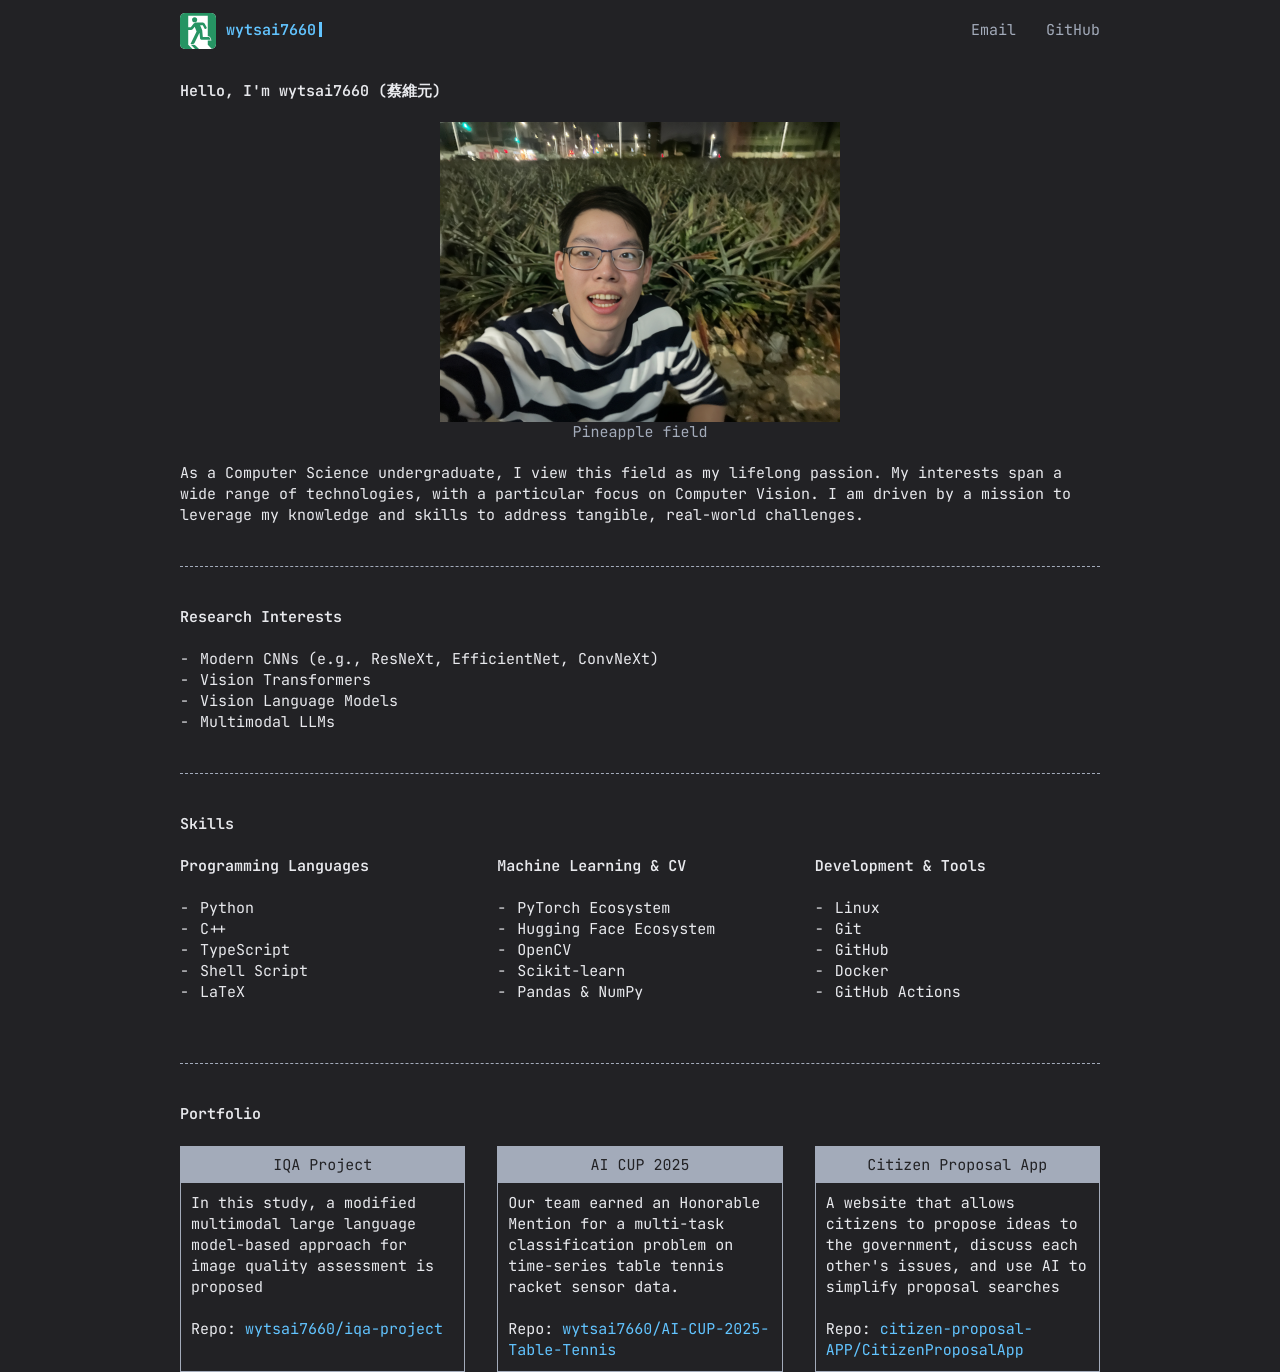
<file: index.html>
<!doctype html>
<html lang="en">
  <head>
    <meta charset="UTF-8" />
    <meta name="viewport" content="width=device-width, initial-scale=1.0" />
    <meta name="description" content="Personal website of wytsai7660 (蔡維元)" />
    <meta name="author" content="wytsai7660" />
    <title>wytsai7660</title>
    <link rel="icon" type="image/svg+xml" href="/assets/wytsai7660.svg" />
    <link rel="preload" href="/fonts/jetbrains-mono-v24-latin-regular.woff2" as="font" type="font/woff2" crossorigin />
    <link rel="preload" href="/fonts/jetbrains-mono-v24-latin-600.woff2" as="font" type="font/woff2" crossorigin />
    <link rel="stylesheet" href="/css/fonts.css" />
    <link rel="stylesheet" href="/css/terminal.css" />
    <link rel="stylesheet" href="/css/style.css" />
  </head>

  <body class="terminal">
    <div class="container">
      <div class="terminal-nav">
        <img src="/assets/wytsai7660.svg" alt="Avatar" class="avatar" style="margin-right: var(--global-space)" />
        <header class="terminal-logo">
          <div class="logo terminal-prompt"><a href="#">wytsai7660</a></div>
        </header>
        <nav class="terminal-menu">
          <ul>
            <li><a class="menu-item" href="mailto:wytsai7660@gmail.com">Email</a></li>
            <li>
              <a class="menu-item" href="https://github.com/wytsai7660" target="_blank" rel="noopener noreferrer"
                >GitHub</a
              >
            </li>
          </ul>
        </nav>
      </div>
    </div>

    <main class="container">
      <section>
        <h1>Hello, I'm wytsai7660 (蔡維元)</h1>

        <figure class="terminal-media">
          <!-- TODO: This photo is ass, replace it with a better one -->
          <img src="/assets/pineapple_field_small.png" width="800" height="600" alt="Life photo" class="hero" />
          <figcaption>Pineapple field</figcaption>
        </figure>

        <p>
          As a Computer Science undergraduate, I view this field as my lifelong passion. My interests span a wide range
          of technologies, with a particular focus on Computer Vision. I am driven by a mission to leverage my knowledge
          and skills to address tangible, real-world challenges.
        </p>
      </section>

      <hr />

      <section>
        <h2>Research Interests</h2>
        <ul>
          <li>Modern CNNs (e.g., ResNeXt, EfficientNet, ConvNeXt)</li>
          <li>Vision Transformers</li>
          <li>Vision Language Models</li>
          <li>Multimodal LLMs</li>
        </ul>
      </section>

      <hr />

      <section>
        <h2>Skills</h2>
        <div class="grid">
          <div>
            <h3>Programming Languages</h3>
            <ul>
              <li>Python</li>
              <li>C++</li>
              <li>TypeScript</li>
              <li>Shell Script</li>
              <li>LaTeX</li>
            </ul>
          </div>

          <div>
            <h3>Machine Learning & CV</h3>
            <ul>
              <li>PyTorch Ecosystem</li>
              <li>Hugging Face Ecosystem</li>
              <li>OpenCV</li>
              <li>Scikit-learn</li>
              <li>Pandas & NumPy</li>
            </ul>
          </div>

          <div>
            <h3>Development & Tools</h3>
            <ul>
              <li>Linux</li>
              <li>Git</li>
              <li>GitHub</li>
              <li>Docker</li>
              <li>GitHub Actions</li>
            </ul>
          </div>
        </div>
      </section>

      <hr />

      <section>
        <h2>Portfolio</h2>
        <div class="grid">
          <div class="terminal-card">
            <header>IQA Project</header>
            <div>
              In this study, a modified multimodal large language model-based approach for image quality assessment is
              proposed
              <!-- We proposed a modified multimodal large language model based approach for image quality assessment. -->
              <br /><br />
              Repo:
              <a href="https://github.com/wytsai7660/iqa-project" target="_blank" rel="noopener noreferrer"
                >wytsai7660/iqa-project</a
              >
            </div>
          </div>
          <div class="terminal-card">
            <header>AI CUP 2025</header>
            <div>
              Our team earned an Honorable Mention for a multi-task classification problem on time-series table tennis
              racket sensor data.
              <br /><br />
              Repo:
              <a href="https://github.com/wytsai7660/AI-CUP-2025-Table-Tennis" target="_blank" rel="noopener noreferrer"
                >wytsai7660/AI-CUP-2025-Table-Tennis</a
              >
            </div>
          </div>
          <div class="terminal-card">
            <header>Citizen Proposal App</header>
            <div>
              A website that allows citizens to propose ideas to the government, discuss each other's issues, and use AI
              to simplify proposal searches
              <br /><br />
              Repo:
              <a
                href="https://github.com/citizen-proposal-APP/CitizenProposalApp"
                target="_blank"
                rel="noopener noreferrer"
                >citizen-proposal-APP/CitizenProposalApp</a
              >
            </div>
          </div>
        </div>
      </section>
    </main>
  </body>
</html>
</file>
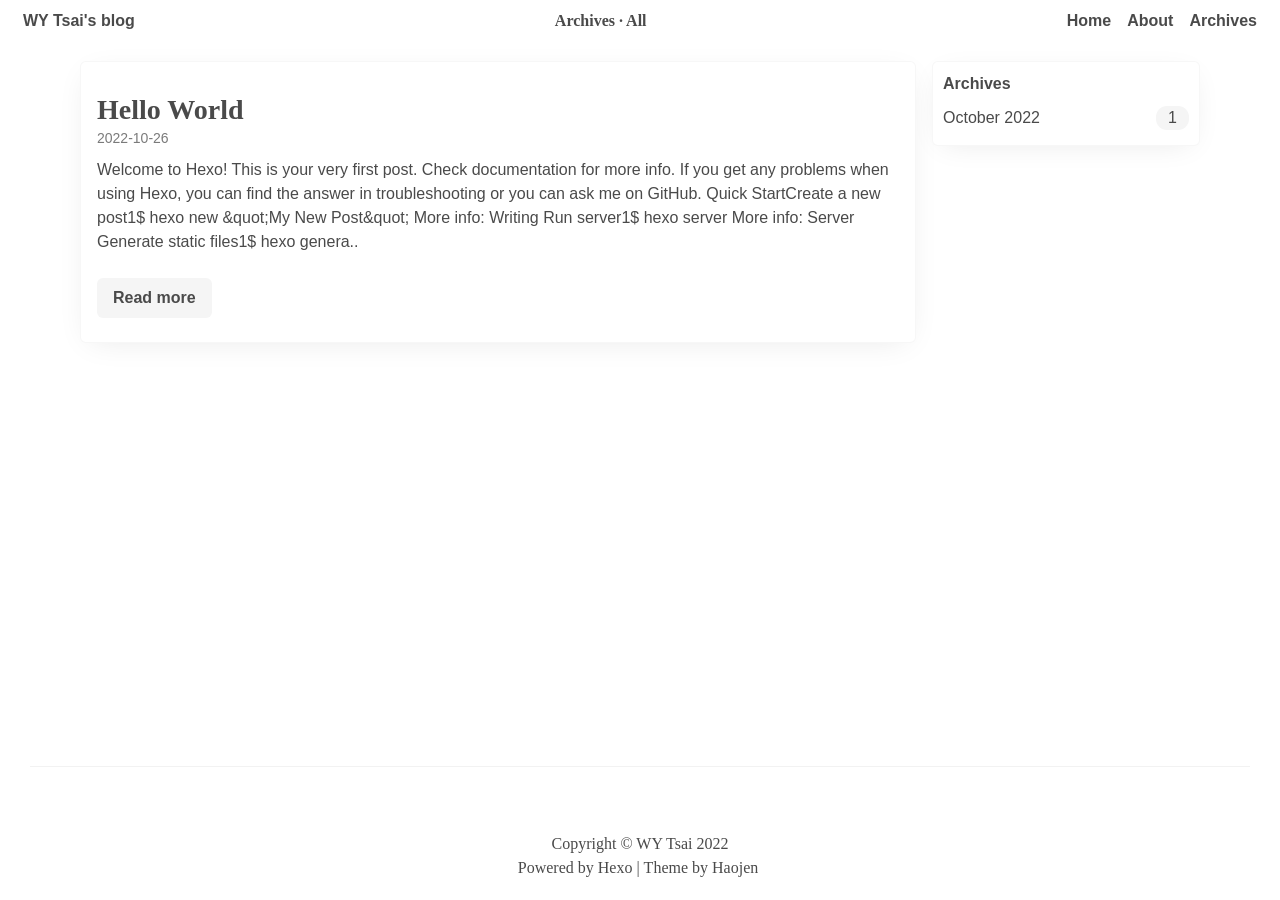
<file: archives/index.html>
<!DOCTYPE html><html class="appearance-auto" lang="en"><head><meta charset="UTF-8"><title>WY Tsai's blog</title><meta name="description" content="HTML is my favorite programming language2🥰"><meta name="viewport" content="width=device-width, minimum-scale=1.0, maximum-scale=1.0, user-scalable=no, initial-scale=1"><!-- Google Analytics --><!-- End Google Analytics -->
<!-- Baidu Analytics --><!-- End Baidu Analytics --><link rel="icon" href="/images/test.png"><link rel="stylesheet" href="/style/common/bulma.css"><link rel="stylesheet" href="/style/base.css"><link rel="stylesheet" href="/style/common/helper.css"><script src="/js/common.js"></script><link rel="stylesheet" href="/style/widget-post-list.css"><meta name="generator" content="Hexo 6.3.0"><link rel="alternate" href="/atom.xml" title="WTF" type="application/atom+xml">
</head><body class="is-flex is-flex-direction-column"><header class="header-widget is-flex-shrink-0 is-hidden-mobile"><div class="container is-fullhd is-flex is-justify-content-space-between is-align-items-center is-full-height"><section class="is-hidden-mobile is-flex-shrink-0"><h2><a href="/">WY Tsai's blog</a></h2></section><h3 class="is-hidden-mobile is-family-serif is-full-height is-flex is-align-items-center is-flex-shrink-0"><span>Archives · All</span></h3><aside class="is-flex-shrink-0"><h3 class="is-inline-block"><a href="/">Home</a></h3><h3 class="is-inline-block"><a href="/about">About</a></h3><h3 class="is-inline-block"><a href="/archives">Archives</a></h3></aside></div></header><header class="is-flex header-widget is-flex-shrink-0 is-align-items-center is-justify-content-center is-hidden-tablet"><h3 class="is-inline-block"><a href="/">Home</a></h3><h3 class="is-inline-block"><a href="/about">About</a></h3><h3 class="is-inline-block"><a href="/archives">Archives</a></h3></header><main><article class="post-container is-flex is-justify-content-center section container is-max-widescreen pt-4 px-2"><div class="columns is-variable is-1-tablet is-3-desktop-only is-2-widescreen is-full-width"><section class="column"><article class="post-item-card"><section class="content post-card-content p-4 pb-5"><h2 class="mt-4 mb-0 is-family-serif"><a href="/2022/10/26/hello-world/">Hello World</a></h2><time class="has-text-grey" datetime="2022-10-26T04:58:13.864Z">2022-10-26</time><p class="is-flex-grow-2 mt-2">Welcome to Hexo! This is your very first post. Check documentation for more info. If you get any problems when using Hexo, you can find the answer in troubleshooting or you can ask me on GitHub.
Quick StartCreate a new post1$ hexo new &amp;quot;My New Post&amp;quot;

More info: Writing
Run server1$ hexo server

More info: Server
Generate static files1$ hexo genera..</p><a class="button is-default mt-2 has-text-weight-semibold" href="/2022/10/26/hello-world/">Read more</a></section></article></section><aside class="column is-hidden-mobile is-4-tablet is-3-widescreen"><div style="position: sticky; top: 50px;"><main class="aside-card-container archives-widget is-in-archive-page"><h3>Archives</h3><section><ul class="archive-list"><li class="archive-list-item"><a class="archive-list-link" href="/archives/2022/10/">October 2022</a><span class="archive-list-count">1</span></li></ul></section></main></div></aside></div></article><script>$claudia.fadeInImage(null, $claudia.blurBackdropImg)

window.addEventListener('resize', $claudia.throttle(function () {
    var images = document.querySelectorAll('.js-img-fadeIn')

    images.forEach($claudia.blurBackdropImg)
}, 150))</script></main><footer class="is-flex is-flex-direction-column is-align-items-center is-flex-shrink-0 is-family-serif"><section class="sns-container"><a title="twitter" target="_blank" rel="noopener nofollow" href="//twitter.com//"><i class="iconfont icon-twitter"></i></a><!-- Github--><a title="github" target="_blank" rel="noopener nofollow" href="//github.com/haojen"><i class="iconfont icon-github"></i></a><!-- Ins--><a title="instagram" target="_blank" rel="noopener nofollow" href="//www.instagram.com//"><i class="iconfont icon-ins"></i></a><!-- RSS--><!-- 知乎--><!-- 领英--><!-- 脸书--><a title="facebook" target="_blank" rel="noopener nofollow" href="//www.facebook.com//"><i class="iconfont icon-tian7_facebook"></i></a></section><p><span>Copyright ©</span><span> WY Tsai 2022</span></p><div class="is-flex is-justify-content-center is-flex-wrap-wrap"><p>Powered by Hexo &verbar;&nbsp;</p><p class="is-flex is-justify-content-center"><a title="Hexo theme author" target="_blank" rel="noopener" href="//github.com/haojen">Theme by Haojen&nbsp;</a></p><div style="margin-top: 2px"><a class="github-button" title="github-button" target="_blank" rel="noopener" href="https://github.com/haojen/hexo-theme-Claudia" data-color-scheme="no-preference: light; light: light; dark: dark;" data-show-count="true"></a></div></div><div><span></span></div></footer><script async defer src="https://buttons.github.io/buttons.js"></script><script>$claudia.fadeInImage(null, $claudia.blurBackdropImg)

window.addEventListener('resize', $claudia.throttle(function () {
    var images = document.querySelectorAll('.js-img-fadeIn')

    images.forEach($claudia.blurBackdropImg)
}, 150))</script></body></html>
</file>
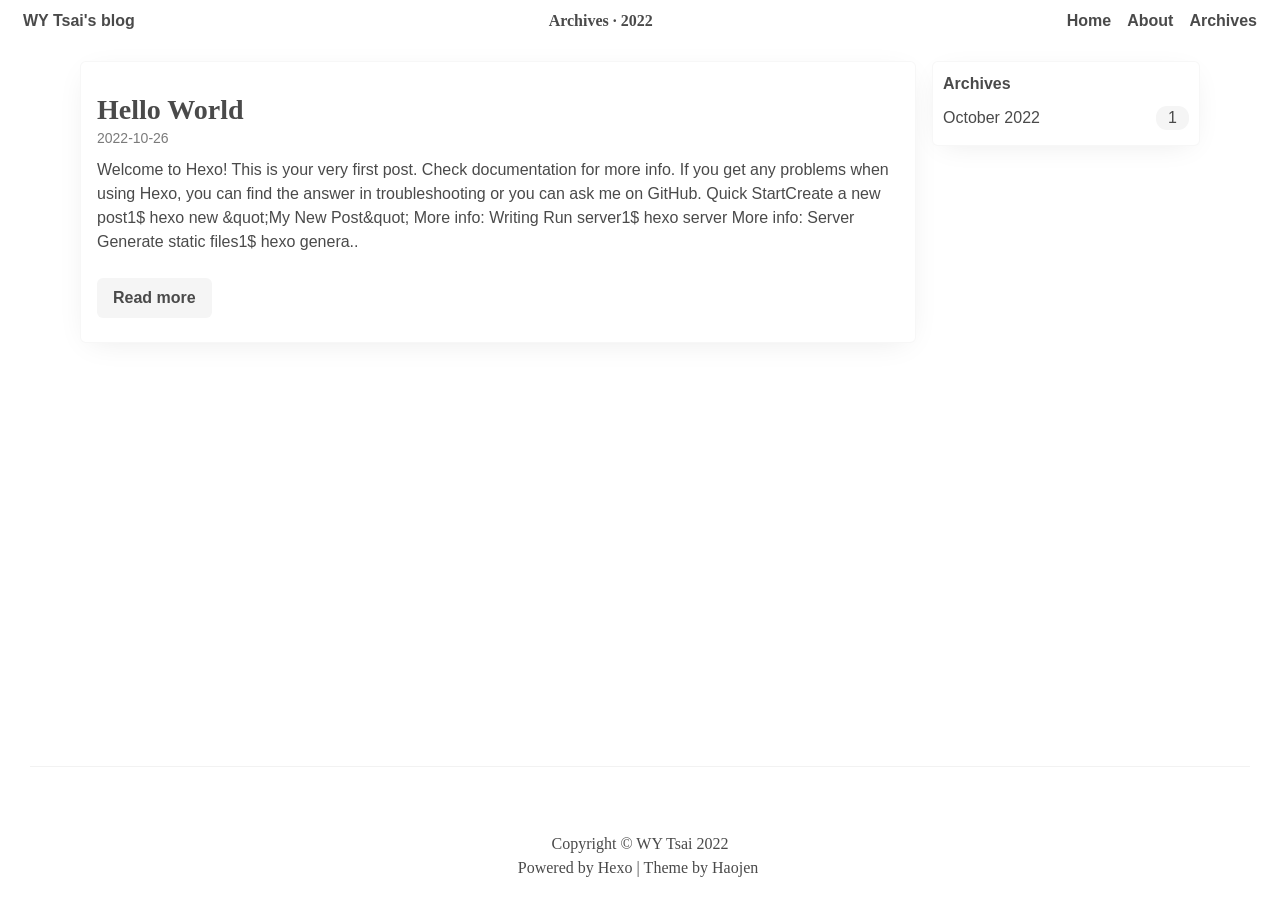
<file: archives/2022/index.html>
<!DOCTYPE html><html class="appearance-auto" lang="en"><head><meta charset="UTF-8"><title>WY Tsai's blog</title><meta name="description" content="HTML is my favorite programming language2🥰"><meta name="viewport" content="width=device-width, minimum-scale=1.0, maximum-scale=1.0, user-scalable=no, initial-scale=1"><!-- Google Analytics --><!-- End Google Analytics -->
<!-- Baidu Analytics --><!-- End Baidu Analytics --><link rel="icon" href="/images/test.png"><link rel="stylesheet" href="/style/common/bulma.css"><link rel="stylesheet" href="/style/base.css"><link rel="stylesheet" href="/style/common/helper.css"><script src="/js/common.js"></script><link rel="stylesheet" href="/style/widget-post-list.css"><meta name="generator" content="Hexo 6.3.0"><link rel="alternate" href="/atom.xml" title="WTF" type="application/atom+xml">
</head><body class="is-flex is-flex-direction-column"><header class="header-widget is-flex-shrink-0 is-hidden-mobile"><div class="container is-fullhd is-flex is-justify-content-space-between is-align-items-center is-full-height"><section class="is-hidden-mobile is-flex-shrink-0"><h2><a href="/">WY Tsai's blog</a></h2></section><h3 class="is-hidden-mobile is-family-serif is-full-height is-flex is-align-items-center is-flex-shrink-0"><span>Archives · 2022</span></h3><aside class="is-flex-shrink-0"><h3 class="is-inline-block"><a href="/">Home</a></h3><h3 class="is-inline-block"><a href="/about">About</a></h3><h3 class="is-inline-block"><a href="/archives">Archives</a></h3></aside></div></header><header class="is-flex header-widget is-flex-shrink-0 is-align-items-center is-justify-content-center is-hidden-tablet"><h3 class="is-inline-block"><a href="/">Home</a></h3><h3 class="is-inline-block"><a href="/about">About</a></h3><h3 class="is-inline-block"><a href="/archives">Archives</a></h3></header><main><article class="post-container is-flex is-justify-content-center section container is-max-widescreen pt-4 px-2"><div class="columns is-variable is-1-tablet is-3-desktop-only is-2-widescreen is-full-width"><section class="column"><article class="post-item-card"><section class="content post-card-content p-4 pb-5"><h2 class="mt-4 mb-0 is-family-serif"><a href="/2022/10/26/hello-world/">Hello World</a></h2><time class="has-text-grey" datetime="2022-10-26T04:58:13.864Z">2022-10-26</time><p class="is-flex-grow-2 mt-2">Welcome to Hexo! This is your very first post. Check documentation for more info. If you get any problems when using Hexo, you can find the answer in troubleshooting or you can ask me on GitHub.
Quick StartCreate a new post1$ hexo new &amp;quot;My New Post&amp;quot;

More info: Writing
Run server1$ hexo server

More info: Server
Generate static files1$ hexo genera..</p><a class="button is-default mt-2 has-text-weight-semibold" href="/2022/10/26/hello-world/">Read more</a></section></article></section><aside class="column is-hidden-mobile is-4-tablet is-3-widescreen"><div style="position: sticky; top: 50px;"><main class="aside-card-container archives-widget is-in-archive-page"><h3>Archives</h3><section><ul class="archive-list"><li class="archive-list-item"><a class="archive-list-link" href="/archives/2022/10/">October 2022</a><span class="archive-list-count">1</span></li></ul></section></main></div></aside></div></article><script>$claudia.fadeInImage(null, $claudia.blurBackdropImg)

window.addEventListener('resize', $claudia.throttle(function () {
    var images = document.querySelectorAll('.js-img-fadeIn')

    images.forEach($claudia.blurBackdropImg)
}, 150))</script></main><footer class="is-flex is-flex-direction-column is-align-items-center is-flex-shrink-0 is-family-serif"><section class="sns-container"><a title="twitter" target="_blank" rel="noopener nofollow" href="//twitter.com//"><i class="iconfont icon-twitter"></i></a><!-- Github--><a title="github" target="_blank" rel="noopener nofollow" href="//github.com/haojen"><i class="iconfont icon-github"></i></a><!-- Ins--><a title="instagram" target="_blank" rel="noopener nofollow" href="//www.instagram.com//"><i class="iconfont icon-ins"></i></a><!-- RSS--><!-- 知乎--><!-- 领英--><!-- 脸书--><a title="facebook" target="_blank" rel="noopener nofollow" href="//www.facebook.com//"><i class="iconfont icon-tian7_facebook"></i></a></section><p><span>Copyright ©</span><span> WY Tsai 2022</span></p><div class="is-flex is-justify-content-center is-flex-wrap-wrap"><p>Powered by Hexo &verbar;&nbsp;</p><p class="is-flex is-justify-content-center"><a title="Hexo theme author" target="_blank" rel="noopener" href="//github.com/haojen">Theme by Haojen&nbsp;</a></p><div style="margin-top: 2px"><a class="github-button" title="github-button" target="_blank" rel="noopener" href="https://github.com/haojen/hexo-theme-Claudia" data-color-scheme="no-preference: light; light: light; dark: dark;" data-show-count="true"></a></div></div><div><span></span></div></footer><script async defer src="https://buttons.github.io/buttons.js"></script><script>$claudia.fadeInImage(null, $claudia.blurBackdropImg)

window.addEventListener('resize', $claudia.throttle(function () {
    var images = document.querySelectorAll('.js-img-fadeIn')

    images.forEach($claudia.blurBackdropImg)
}, 150))</script></body></html>
</file>
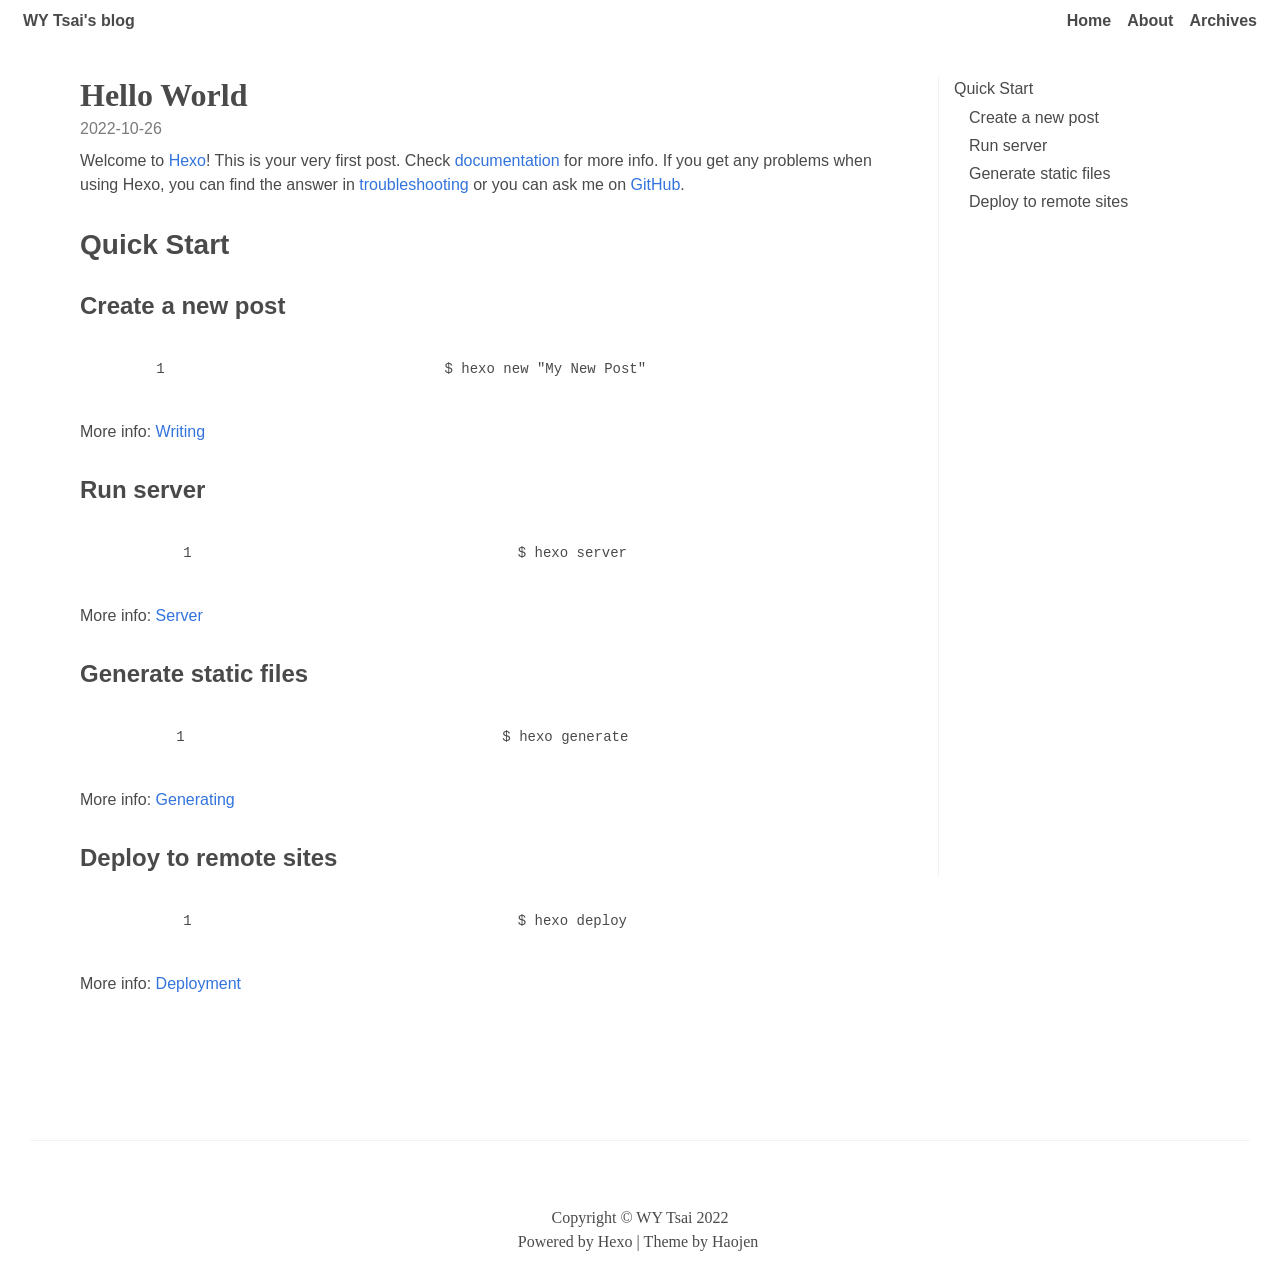
<file: 2022/10/26/hello-world/index.html>
<!DOCTYPE html><html class="appearance-auto" lang="en"><head><meta charset="UTF-8"><title>Hello World</title><meta name="description" content="HTML is my favorite programming language2🥰"><meta name="viewport" content="width=device-width, minimum-scale=1.0, maximum-scale=1.0, user-scalable=no, initial-scale=1"><!-- Google Analytics --><!-- End Google Analytics -->
<!-- Baidu Analytics --><!-- End Baidu Analytics --><link rel="icon" href="/images/test.png"><link rel="stylesheet" href="/style/common/bulma.css"><link rel="stylesheet" href="/style/base.css"><link rel="stylesheet" href="/style/common/helper.css"><script src="/js/common.js"></script><link rel="stylesheet" href="/style/post.css"><link rel="stylesheet" href="/style/themes/highlight-theme-light.css"><script src="/js/highlight.pack.js"></script><meta name="description" content="Welcome to Hexo! This is your very first post. Check documentation for more info. If you get any problems when using Hexo, you can find the answer in troubleshooting or you can ask me on GitHub.
Quick StartCreate a new post1$ hexo new &amp;quot;My New Post&amp;quot;

More info: Writing
Run server1$ hexo server

More info: Server
Generate static files1$ hexo genera.."><meta name="generator" content="Hexo 6.3.0"><link rel="alternate" href="/atom.xml" title="WTF" type="application/atom+xml">
</head><body class="is-flex is-flex-direction-column"><header class="header-widget is-flex-shrink-0 is-hidden-mobile"><div class="container is-fullhd is-flex is-justify-content-space-between is-align-items-center is-full-height"><section class="is-hidden-mobile is-flex-shrink-0"><h2><a href="/">WY Tsai's blog</a></h2></section><h3 class="is-hidden-mobile is-family-serif is-full-height is-flex is-align-items-center is-flex-shrink-0"><div class="is-full-height" id="postTopic"><p class="is-full-height is-flex-shrink-0 is-flex is-align-items-center is-justify-content-center">Hello World</p><p class="is-full-height is-flex-shrink-0 is-flex is-align-items-center is-justify-content-center">Click back to the top</p></div></h3><aside class="is-flex-shrink-0"><h3 class="is-inline-block"><a href="/">Home</a></h3><h3 class="is-inline-block"><a href="/about">About</a></h3><h3 class="is-inline-block"><a href="/archives">Archives</a></h3></aside></div></header><header class="is-flex header-widget is-flex-shrink-0 is-align-items-center is-justify-content-center is-hidden-tablet"><h3 class="is-inline-block"><a href="/">Home</a></h3><h3 class="is-inline-block"><a href="/about">About</a></h3><h3 class="is-inline-block"><a href="/archives">Archives</a></h3></header><main><main class="container is-max-widescreen content section post-page pt-4 px-4"><div class="columns is-flex-desktop is-justify-content-center is-flex-direction-row-reverse"><div class="column is-3 is-hidden-mobile"><ol class="toc"><li class="toc-item toc-level-2"><a class="toc-link" href="#Quick-Start"><span class="toc-text">Quick Start</span></a><ol class="toc-child"><li class="toc-item toc-level-3"><a class="toc-link" href="#Create-a-new-post"><span class="toc-text">Create a new post</span></a></li><li class="toc-item toc-level-3"><a class="toc-link" href="#Run-server"><span class="toc-text">Run server</span></a></li><li class="toc-item toc-level-3"><a class="toc-link" href="#Generate-static-files"><span class="toc-text">Generate static files</span></a></li><li class="toc-item toc-level-3"><a class="toc-link" href="#Deploy-to-remote-sites"><span class="toc-text">Deploy to remote sites</span></a></li></ol></li></ol></div><div class="column is-9"><header class="my-4"></header><h1 class="mt-0 mb-1 is-family-serif" id="postTitle">Hello World</h1><time class="has-text-grey" datetime="2022-10-26T04:58:13.864Z">2022-10-26</time><article class="mt-2 post-content"><p>Welcome to <a target="_blank" rel="noopener" href="https://hexo.io/">Hexo</a>! This is your very first post. Check <a target="_blank" rel="noopener" href="https://hexo.io/docs/">documentation</a> for more info. If you get any problems when using Hexo, you can find the answer in <a target="_blank" rel="noopener" href="https://hexo.io/docs/troubleshooting.html">troubleshooting</a> or you can ask me on <a target="_blank" rel="noopener" href="https://github.com/hexojs/hexo/issues">GitHub</a>.</p>
<h2 id="Quick-Start"><a href="#Quick-Start" class="headerlink" title="Quick Start"></a>Quick Start</h2><h3 id="Create-a-new-post"><a href="#Create-a-new-post" class="headerlink" title="Create a new post"></a>Create a new post</h3><figure class="highlight bash"><table><tr><td class="gutter"><pre><span class="line">1</span><br></pre></td><td class="code"><pre><span class="line">$ hexo new <span class="string">&quot;My New Post&quot;</span></span><br></pre></td></tr></table></figure>

<p>More info: <a target="_blank" rel="noopener" href="https://hexo.io/docs/writing.html">Writing</a></p>
<h3 id="Run-server"><a href="#Run-server" class="headerlink" title="Run server"></a>Run server</h3><figure class="highlight bash"><table><tr><td class="gutter"><pre><span class="line">1</span><br></pre></td><td class="code"><pre><span class="line">$ hexo server</span><br></pre></td></tr></table></figure>

<p>More info: <a target="_blank" rel="noopener" href="https://hexo.io/docs/server.html">Server</a></p>
<h3 id="Generate-static-files"><a href="#Generate-static-files" class="headerlink" title="Generate static files"></a>Generate static files</h3><figure class="highlight bash"><table><tr><td class="gutter"><pre><span class="line">1</span><br></pre></td><td class="code"><pre><span class="line">$ hexo generate</span><br></pre></td></tr></table></figure>

<p>More info: <a target="_blank" rel="noopener" href="https://hexo.io/docs/generating.html">Generating</a></p>
<h3 id="Deploy-to-remote-sites"><a href="#Deploy-to-remote-sites" class="headerlink" title="Deploy to remote sites"></a>Deploy to remote sites</h3><figure class="highlight bash"><table><tr><td class="gutter"><pre><span class="line">1</span><br></pre></td><td class="code"><pre><span class="line">$ hexo deploy</span><br></pre></td></tr></table></figure>

<p>More info: <a target="_blank" rel="noopener" href="https://hexo.io/docs/one-command-deployment.html">Deployment</a></p>
</article><section class="jump-container is-flex is-justify-content-space-between my-6"><!-- em is empty placeholder--><em></em></section></div></div></main></main><footer class="is-flex is-flex-direction-column is-align-items-center is-flex-shrink-0 is-family-serif"><section class="sns-container"><a title="twitter" target="_blank" rel="noopener nofollow" href="//twitter.com//"><i class="iconfont icon-twitter"></i></a><!-- Github--><a title="github" target="_blank" rel="noopener nofollow" href="//github.com/haojen"><i class="iconfont icon-github"></i></a><!-- Ins--><a title="instagram" target="_blank" rel="noopener nofollow" href="//www.instagram.com//"><i class="iconfont icon-ins"></i></a><!-- RSS--><!-- 知乎--><!-- 领英--><!-- 脸书--><a title="facebook" target="_blank" rel="noopener nofollow" href="//www.facebook.com//"><i class="iconfont icon-tian7_facebook"></i></a></section><p><span>Copyright ©</span><span> WY Tsai 2022</span></p><div class="is-flex is-justify-content-center is-flex-wrap-wrap"><p>Powered by Hexo &verbar;&nbsp;</p><p class="is-flex is-justify-content-center"><a title="Hexo theme author" target="_blank" rel="noopener" href="//github.com/haojen">Theme by Haojen&nbsp;</a></p><div style="margin-top: 2px"><a class="github-button" title="github-button" target="_blank" rel="noopener" href="https://github.com/haojen/hexo-theme-Claudia" data-color-scheme="no-preference: light; light: light; dark: dark;" data-show-count="true"></a></div></div><div><span></span></div></footer><script async defer src="https://buttons.github.io/buttons.js"></script><script src="/js/post.js"></script></body></html>
</file>
<file: css/fonts.css>
/* jetbrains-mono-regular - latin */
@font-face {
  font-display: swap; /* Check https://developer.mozilla.org/en-US/docs/Web/CSS/@font-face/font-display for other options. */
  font-family: "JetBrains Mono";
  font-style: normal;
  font-weight: 400;
  src: url("/fonts/jetbrains-mono-v24-latin-regular.woff2") format("woff2"); /* Chrome 36+, Opera 23+, Firefox 39+, Safari 12+, iOS 10+ */
}
/* jetbrains-mono-italic - latin */
@font-face {
  font-display: swap; /* Check https://developer.mozilla.org/en-US/docs/Web/CSS/@font-face/font-display for other options. */
  font-family: "JetBrains Mono";
  font-style: italic;
  font-weight: 400;
  src: url("/fonts/jetbrains-mono-v24-latin-italic.woff2") format("woff2"); /* Chrome 36+, Opera 23+, Firefox 39+, Safari 12+, iOS 10+ */
}
/* jetbrains-mono-500 - latin */
@font-face {
  font-display: swap; /* Check https://developer.mozilla.org/en-US/docs/Web/CSS/@font-face/font-display for other options. */
  font-family: "JetBrains Mono";
  font-style: normal;
  font-weight: 500;
  src: url("/fonts/jetbrains-mono-v24-latin-500.woff2") format("woff2"); /* Chrome 36+, Opera 23+, Firefox 39+, Safari 12+, iOS 10+ */
}
/* jetbrains-mono-500italic - latin */
@font-face {
  font-display: swap; /* Check https://developer.mozilla.org/en-US/docs/Web/CSS/@font-face/font-display for other options. */
  font-family: "JetBrains Mono";
  font-style: italic;
  font-weight: 500;
  src: url("/fonts/jetbrains-mono-v24-latin-500italic.woff2") format("woff2"); /* Chrome 36+, Opera 23+, Firefox 39+, Safari 12+, iOS 10+ */
}
/* jetbrains-mono-600 - latin */
@font-face {
  font-display: swap; /* Check https://developer.mozilla.org/en-US/docs/Web/CSS/@font-face/font-display for other options. */
  font-family: "JetBrains Mono";
  font-style: normal;
  font-weight: 600;
  src: url("/fonts/jetbrains-mono-v24-latin-600.woff2") format("woff2"); /* Chrome 36+, Opera 23+, Firefox 39+, Safari 12+, iOS 10+ */
}
/* jetbrains-mono-600italic - latin */
@font-face {
  font-display: swap; /* Check https://developer.mozilla.org/en-US/docs/Web/CSS/@font-face/font-display for other options. */
  font-family: "JetBrains Mono";
  font-style: italic;
  font-weight: 600;
  src: url("/fonts/jetbrains-mono-v24-latin-600italic.woff2") format("woff2"); /* Chrome 36+, Opera 23+, Firefox 39+, Safari 12+, iOS 10+ */
}
/* jetbrains-mono-700 - latin */
@font-face {
  font-display: swap; /* Check https://developer.mozilla.org/en-US/docs/Web/CSS/@font-face/font-display for other options. */
  font-family: "JetBrains Mono";
  font-style: normal;
  font-weight: 700;
  src: url("/fonts/jetbrains-mono-v24-latin-700.woff2") format("woff2"); /* Chrome 36+, Opera 23+, Firefox 39+, Safari 12+, iOS 10+ */
}
/* jetbrains-mono-700italic - latin */
@font-face {
  font-display: swap; /* Check https://developer.mozilla.org/en-US/docs/Web/CSS/@font-face/font-display for other options. */
  font-family: "JetBrains Mono";
  font-style: italic;
  font-weight: 700;
  src: url("/fonts/jetbrains-mono-v24-latin-700italic.woff2") format("woff2"); /* Chrome 36+, Opera 23+, Firefox 39+, Safari 12+, iOS 10+ */
}
</file>
<file: css/terminal.css>
:root{--global-font-size:15px;--global-line-height:1.4em;--global-space:10px;--font-stack:"Menlo", "Monaco", "Lucida Console", "Liberation Mono", "DejaVu Sans Mono", "Bitstream Vera Sans Mono", "Courier New", serif;--mono-font-stack:"Menlo", "Monaco", "Lucida Console", "Liberation Mono", "DejaVu Sans Mono", "Bitstream Vera Sans Mono", "Courier New", serif;--background-color:#fff;--page-width:60em;--font-color:#151515;--invert-font-color:#fff;--primary-color:#1a95e0;--secondary-color:#727578;--error-color:#d20962;--progress-bar-background:#727578;--progress-bar-fill:#151515;--code-bg-color:#e8eff2;--input-style:solid;--display-h1-decoration:none;--block-background-color:var(--background-color)}*{box-sizing:border-box;text-rendering:geometricprecision}*::selection{background:var(--primary-color);color:var(--invert-font-color)}body{font-size:var(--global-font-size);color:var(--font-color);line-height:var(--global-line-height);margin:0;font-family:var(--font-stack);word-wrap:break-word;background-color:var(--background-color)}h1,h2,h3,h4,h5,h6,.logo{line-height:var(--global-line-height)}a{cursor:pointer;color:var(--primary-color);text-decoration:none}a:hover{background-color:var(--primary-color);color:var(--invert-font-color)}em{font-size:var(--global-font-size);font-style:italic;font-family:var(--font-stack);color:var(--font-color)}blockquote,code,em,strong{line-height:var(--global-line-height)}blockquote,code,footer,h1,h2,h3,h4,h5,h6,header,li,ol,p,section,ul,.logo{float:none;margin:0;padding:0}blockquote,h1,ol,p,ul,.logo{margin-top:calc(var(--global-space) * 2);margin-bottom:calc(var(--global-space) * 2)}h1,.logo{position:relative;padding:calc(var(--global-space) * 2)0;margin:0;overflow:hidden;font-weight:600}h1::after{content:"====================================================================================================";position:absolute;bottom:5px;left:0;display:var(--display-h1-decoration)}h1+*,.logo+*{margin-top:0}h2,h3,h4,h5,h6{position:relative;margin-bottom:var(--global-line-height);font-weight:600}blockquote{position:relative;padding-left:calc(var(--global-space) * 2);overflow:hidden}blockquote::after{content:">\A>\A>\A>\A>\A>\A>\A>\A>\A>\A>\A>\A>\A>\A>\A>\A>\A>\A>\A>\A>\A>\A>\A>\A>\A>\A>\A>\A>\A>\A>\A>\A>\A>\A>\A>\A>\A>\A>\A>\A>\A>\A>\A>\A>\A>\A>\A>\A>\A>\A>\A>\A>\A>\A>\A>\A>\A>\A>\A>\A>\A>\A>\A>\A>\A>\A>\A>\A>\A>\A>\A>\A>\A>\A>\A>\A>\A>\A>\A>\A>\A>\A>\A>\A>\A>\A>\A>\A>\A>\A>\A>\A>\A>\A>\A>\A>\A>\A>\A>";white-space:pre;position:absolute;top:0;left:0;line-height:var(--global-line-height);color:#9ca2ab}blockquote>*:last-child{margin-bottom:0}code{font-weight:inherit;background-color:var(--code-bg-color);font-family:var(--mono-font-stack)}code::after,code::before{content:"`";display:inline}pre code::after,pre code::before{content:""}pre{display:block;word-break:break-all;word-wrap:break-word;color:var(--secondary-color);background-color:var(--block-background-color);border:1px solid var(--secondary-color);padding:var(--global-space);white-space:pre-wrap;white-space:-moz-pre-wrap;white-space:-o-pre-wrap}pre code{overflow-x:scroll;padding:0;margin:0;display:inline-block;min-width:100%;font-family:var(--mono-font-stack);background-color:var(--block-background-color)}.terminal blockquote,.terminal h1,.terminal h2,.terminal h3,.terminal h4,.terminal h5,.terminal h6,.terminal strong,.terminal .logo{font-size:var(--global-font-size);font-style:normal;font-family:var(--font-stack)}.terminal code{font-size:var(--global-font-size);font-style:normal}.terminal-prompt{position:relative;white-space:nowrap}.terminal-prompt::before{content:"> "}.terminal-prompt::after{content:"";animation:cursor 800ms infinite;background:var(--primary-color);border-radius:0;display:inline-block;height:1em;margin-left:.2em;width:3px;bottom:-2px;position:relative}@keyframes cursor{0%{opacity:0}50%{opacity:1}100%{opacity:0}}@keyframes cursor{0%{opacity:0}50%{opacity:1}100%{opacity:0}}li,li>ul>li{position:relative;display:block;padding-left:calc(var(--global-space) * 2)}nav>ul>li{padding-left:0}li::after{position:absolute;top:0;left:0}ul>li::after{content:"-"}nav ul>li::after{content:""}ol li::before{content:counters(item,".")". ";counter-increment:item}ol ol li::before{content:counters(item,".")" ";counter-increment:item}.terminal-menu li::after,.terminal-menu li::before{display:none}ol{counter-reset:item}ol li:nth-child(n+10)::after{left:-7px}ol ol{margin-top:0;margin-bottom:0}.terminal-menu{width:100%}.terminal-nav{display:flex;flex-direction:column;align-items:flex-start}ul ul{margin-top:0;margin-bottom:0}.terminal-menu ul{list-style-type:none;padding:0!important;display:flex;flex-direction:column;width:100%;flex-grow:1;font-size:var(--global-font-size);margin-top:0}.terminal-menu li{display:flex;margin:0 0 .5em;padding:0}ol.terminal-toc li{border-bottom:1px dotted var(--secondary-color);padding:0;margin-bottom:15px}.terminal-menu li:last-child{margin-bottom:0}ol.terminal-toc li a{margin:4px 4px 4px 0;background:var(--background-color);position:relative;top:6px;text-align:left;padding-right:4px}.terminal-menu li a:not(.btn){text-decoration:none;display:block;width:100%;border:none;color:var(--secondary-color)}.terminal-menu li a.active{color:var(--font-color)}.terminal-menu li a:hover{background:0 0;color:inherit}ol.terminal-toc li::before{content:counters(item,".")". ";counter-increment:item;position:absolute;right:0;background:var(--background-color);padding:4px 0 4px 4px;bottom:-8px}ol.terminal-toc li a:hover{background:var(--primary-color);color:var(--invert-font-color)}hr{position:relative;overflow:hidden;margin:calc(var(--global-space) * 4)0;border:0;border-bottom:1px dashed var(--secondary-color)}p{margin:0 0 var(--global-line-height)}.container{max-width:var(--page-width)}.container,.container-fluid{margin:0 auto;padding:0 calc(var(--global-space) * 2)}img{max-width:100%}.progress-bar{height:8px;background-color:var(--progress-bar-background);margin:12px 0}.progress-bar.progress-bar-show-percent{margin-top:38px}.progress-bar-filled{background-color:var(--progress-bar-fill);height:100%;transition:width .3s ease;position:relative;width:0}.progress-bar-filled::before{content:"";border:6px solid transparent;border-top-color:var(--progress-bar-fill);position:absolute;top:-6px;right:-6px}.progress-bar-filled::after{color:var(--progress-bar-fill);content:attr(data-filled);display:block;font-size:12px;white-space:nowrap;position:absolute;border:6px solid transparent;top:-32px;right:0;transform:translateX(50%)}.progress-bar-no-arrow>.progress-bar-filled::before,.progress-bar-no-arrow>.progress-bar-filled::after{content:"";display:none;visibility:hidden;opacity:0}table{width:100%;border-collapse:collapse;margin:var(--global-line-height)0;color:var(--font-color);font-size:var(--global-font-size)}table td,table th{vertical-align:top;border:1px solid var(--font-color);line-height:var(--global-line-height);padding:calc(var(--global-space)/2);font-size:1em}table thead tr th{font-size:1em;vertical-align:middle;font-weight:700}table tfoot tr th{font-weight:500}table caption{font-size:1em;margin:0 0 1em}.form{width:100%}fieldset{border:1px solid var(--font-color);padding:1em}label{font-size:1em;color:var(--font-color)}input[type=email],input[type=text],input[type=number],input[type=password],input[type=search],input[type=date],input[type=time]{border:1px var(--input-style)var(--font-color);width:100%;padding:.7em .5em;font-size:1em;font-family:var(--font-stack);-webkit-appearance:none;-moz-appearance:none;appearance:none;border-radius:0}input[type=email]:active,input[type=text]:active,input[type=number]:active,input[type=password]:active,input[type=search]:active,input[type=date]:active,input[type=time]:active,input[type=email]:focus,input[type=text]:focus,input[type=number]:focus,input[type=password]:focus,input[type=search]:focus,input[type=date]:focus,input[type=time]:focus{outline:none;-webkit-appearance:none;-moz-appearance:none;appearance:none;border:1px solid var(--font-color)}input[type=text]:not(:placeholder-shown):invalid,input[type=email]:not(:placeholder-shown):invalid,input[type=password]:not(:placeholder-shown):invalid,input[type=search]:not(:placeholder-shown):invalid,input[type=number]:not(:placeholder-shown):invalid,input[type=date]:not(:placeholder-shown):invalid,input[type=time]:not(:placeholder-shown):invalid{border-color:var(--error-color)}input,textarea{color:var(--font-color);background-color:var(--background-color)}input::placeholder,textarea::placeholder{color:var(--secondary-color)!important;opacity:1}textarea{height:auto;width:100%;resize:none;border:1px var(--input-style)var(--font-color);padding:.5em;font-size:1em;font-family:var(--font-stack);appearance:none;border-radius:0}textarea:focus{outline:none;-webkit-appearance:none;-moz-appearance:none;appearance:none;border:1px solid var(--font-color)}textarea:not(:placeholder-shown):invalid{border-color:var(--error-color)}select{border:1px var(--input-style)var(--font-color);width:100%;padding:.7em .5em;font-size:1em;font-family:var(--font-stack);color:var(--font-color);border-radius:0;-webkit-appearance:none;-moz-appearance:none;background-color:var(--background-color);background-image:url("data:image/svg+xml;utf8,<svg fill='currentColor' height='24' viewBox='0 0 24 24' width='24' xmlns='http://www.w3.org/2000/svg'><path d='M7 10l5 5 5-5z'/><path d='M0 0h24v24H0z' fill='none'/></svg>");background-repeat:no-repeat;background-position:right .5em bottom .5em}input:-webkit-autofill,input:-webkit-autofill:hover,input:-webkit-autofill:focus textarea:-webkit-autofill,textarea:-webkit-autofill:hover textarea:-webkit-autofill:focus,select:-webkit-autofill,select:-webkit-autofill:hover,select:-webkit-autofill:focus{border:1px solid var(--font-color);-webkit-text-fill-color:var(--font-color);box-shadow:0 0 0 1e3px var(--invert-font-color)inset;transition:background-color 5e3s ease-in-out 0s}.form-group{margin-bottom:var(--global-line-height);overflow:auto}.btn{border-style:solid;border-width:1px;display:inline-flex;-ms-flex-align:center;align-items:center;-ms-flex-pack:center;justify-content:center;cursor:pointer;outline:none;padding:.65em 2em;font-size:1em;font-family:inherit;user-select:none;position:relative;z-index:1}.btn:active{box-shadow:none}.btn.btn-ghost{border-color:var(--font-color);color:var(--font-color);background-color:initial}.btn.btn-ghost:focus,.btn.btn-ghost:hover{border-color:var(--tertiary-color);color:var(--tertiary-color);z-index:2}.btn.btn-ghost:hover{background-color:initial}.btn-block{width:100%;display:flex}.btn-default{background-color:var(--font-color);border-color:var(--invert-font-color);color:var(--invert-font-color)}.btn-default:hover,.btn-default:focus:not(.btn-ghost){background-color:var(--secondary-color);color:var(--invert-font-color)}.btn-default.btn-ghost:focus,.btn-default.btn-ghost:hover{border-color:var(--secondary-color);color:var(--secondary-color);z-index:2}.btn-error{color:var(--invert-font-color);background-color:var(--error-color);border:1px solid var(--error-color)}.btn-error:hover,.btn-error:focus:not(.btn-ghost){background-color:var(--error-color);border-color:var(--error-color)}.btn-error.btn-ghost{border-color:var(--error-color);color:var(--error-color)}.btn-error.btn-ghost:focus,.btn-error.btn-ghost:hover{border-color:var(--error-color);color:var(--error-color);z-index:2}.btn-primary{color:var(--invert-font-color);background-color:var(--primary-color);border:1px solid var(--primary-color)}.btn-primary:hover,.btn-primary:focus:not(.btn-ghost){background-color:var(--primary-color);border-color:var(--primary-color)}.btn-primary.btn-ghost{border-color:var(--primary-color);color:var(--primary-color)}.btn-primary.btn-ghost:focus,.btn-primary.btn-ghost:hover{border-color:var(--primary-color);color:var(--primary-color);z-index:2}.btn-small{padding:.5em 1.3em!important;font-size:.9em!important}.btn-group{overflow:auto}.btn-group .btn{float:left}.btn-group .btn-ghost:not(:first-child){margin-left:-1px}.terminal-card{border:1px solid var(--secondary-color)}.terminal-card>header{color:var(--invert-font-color);text-align:center;background-color:var(--secondary-color);padding:.5em 0}.terminal-card>div:first-of-type{padding:var(--global-space)}.terminal-timeline{position:relative;padding-left:70px}.terminal-timeline::before{content:' ';background:var(--secondary-color);display:inline-block;position:absolute;left:35px;width:2px;height:100%;z-index:400}.terminal-timeline .terminal-card{margin-bottom:25px}.terminal-timeline .terminal-card::before{content:' ';background:var(--invert-font-color);border:2px solid var(--secondary-color);display:inline-block;position:absolute;margin-top:25px;left:26px;width:15px;height:15px;z-index:400}.terminal-alert{color:var(--font-color);padding:1em;border:1px solid var(--font-color);margin-bottom:var(--global-space)}.terminal-alert-error{color:var(--error-color);border-color:var(--error-color)}.terminal-alert-primary{color:var(--primary-color);border-color:var(--primary-color)}@media screen and (min-width:960px){label{display:block;width:100%}pre::-webkit-scrollbar{height:3px}}@media screen and (min-width:480px){form{width:100%}}@media screen and (min-width:30rem){.terminal-nav{flex-direction:row;align-items:center}.terminal-menu ul{flex-direction:row;place-items:center flex-end;justify-content:flex-end;margin-top:calc(var(--global-space) * 2)}.terminal-menu li{margin:0 2em 0 0}.terminal-menu li:last-child{margin-right:0}}.terminal-media:not(:last-child){margin-bottom:1.25rem}.terminal-media-left{padding-right:var(--global-space)}.terminal-media-left,.terminal-media-right{display:table-cell;vertical-align:top}.terminal-media-right{padding-left:var(--global-space)}.terminal-media-body{display:table-cell;vertical-align:top}.terminal-media-heading{font-size:1em;font-weight:700}.terminal-media-content{margin-top:.3rem}.terminal-placeholder{background-color:var(--secondary-color);text-align:center;color:var(--font-color);font-size:1rem;border:1px solid var(--secondary-color)}figure>img{padding:0}.terminal-avatarholder{width:calc(var(--global-space) * 5);height:calc(var(--global-space) * 5)}.terminal-avatarholder img{padding:0}figure{margin:0}figure>figcaption{color:var(--secondary-color);text-align:center}.terminal-banner{background-color:var(--font-color);color:var(--invert-font-color);padding:calc(var(--global-space) * 2);width:100%;display:flex;flex-direction:column;gap:1rem}.terminal-banner>.container{max-width:var(--page-width)}.terminal-banner>.container,.terminal-banner>.container-fluid{margin:0 auto;padding:0}@media screen and (min-width:30rem){.terminal-banner{flex-direction:row}}.hljs{display:block;overflow-x:auto;padding:.5em;background:var(--block-background-color);color:var(--font-color)}.hljs-comment,.hljs-quote{color:var(--secondary-color)}.hljs-variable{color:var(--font-color)}.hljs-keyword,.hljs-selector-tag,.hljs-built_in,.hljs-name,.hljs-tag{color:var(--primary-color)}.hljs-string,.hljs-title,.hljs-section,.hljs-attribute,.hljs-literal,.hljs-template-tag,.hljs-template-variable,.hljs-type,.hljs-addition{color:var(--secondary-color)}.hljs-string{color:var(--secondary-color)}.hljs-deletion,.hljs-selector-attr,.hljs-selector-pseudo,.hljs-meta{color:var(--primary-color)}.hljs-doctag{color:var(--secondary-color)}.hljs-attr{color:var(--primary-color)}.hljs-symbol,.hljs-bullet,.hljs-link{color:var(--primary-color)}.hljs-emphasis{font-style:italic}.hljs-strong{font-weight:700}
</file>
<file: css/style.css>
/* Theme */
:root {
  --font-stack: "JetBrains Mono", sans-serif;
  --mono-font-stack: "JetBrains Mono", monospace;
  --background-color: #222225;
  --page-width: 64em;
  --font-color: #e8e9ed;
  --invert-font-color: #222225;
  --primary-color: #62c4ff;
  --secondary-color: #a3abba;
  --tertiary-color: #a3abba;
  --error-color: #ff3c74;
  --progress-bar-background: #3f3f44;
  --progress-bar-fill: #62c4ff;
  --code-bg-color: #3f3f44;
}

.avatar {
  height: 2.25rem;
  border-radius: 5px;
}

.hero {
  max-height: 300px;
  object-fit: contain;
  margin: 0 auto;
  display: block;
}

.grid {
  display: grid;
  grid-template-columns: repeat(auto-fit, minmax(250px, 1fr));
  gap: 2rem;
}

.terminal-prompt::before {
  content: "";
}
</file>
<file: style/base.css>
@import url("//at.alicdn.com/t/font_2266068_otkvzqnxk0g.css");
:root.appearance-light {
  --primary-bg-color: #fff;
  --second-bg-color: #fff;
  --third-bg-color: #f5f5f5;
  --primary-text-color: #4a4a4a;
  --second-text-color: #4a4a4a;
  --top-bar-bg-color: rgba(255, 255, 255, 0.8);
  --border-line-color-2: rgba(0, 0, 0, 0.03);
  --border-line-color: rgba(0, 0, 0, 0.05);
  --blockquote-border-color: #dbdbdb;
  --table-border-color: #dbdbdb;
  --pre-code-bg-color: #f5f5f573;
  --skeleton-bg-color: #f5f5f5;
  --skeleton-flash-color: 0.5;
  --avatar-border-color: #fff;
}

:root.appearance-dark {
  --primary-bg-color: #181818;
  --second-bg-color: #212121;
  --third-bg-color: #ffffff14;
  --primary-text-color: #fff;
  --second-text-color: #aaa;
  --border-line-color: rgba(255, 255, 255, 0.05);
  --border-line-color-2: rgba(255, 255, 255, 0.02);
  --top-bar-bg-color: rgba(24, 24, 24, 0.8);
  --blockquote-border-color: #aaa;
  --table-border-color: #aaa;
  --pre-code-bg-color: #ffffff03;
  --skeleton-bg-color: #2b2b2b;
  --skeleton-flash-color: 0.05;
  --avatar-border-color: rgba(255, 255, 255, 0.05);
}

:root.appearance-auto {
  --primary-bg-color: #fff;
  --second-bg-color: #fff;
  --third-bg-color: #f5f5f5;
  --primary-text-color: #4a4a4a;
  --second-text-color: #4a4a4a;
  --top-bar-bg-color: rgba(255, 255, 255, 0.8);
  --border-line-color-2: rgba(0, 0, 0, 0.03);
  --border-line-color: rgba(0, 0, 0, 0.05);
  --blockquote-border-color: #dbdbdb;
  --table-border-color: #dbdbdb;
  --pre-code-bg-color: #f5f5f573;
  --skeleton-bg-color: #f5f5f5;
  --skeleton-flash-color: 0.5;
  --avatar-border-color: #fff;
}
@media (prefers-color-scheme: dark) {
  :root.appearance-auto {
    --primary-bg-color: #181818;
    --second-bg-color: #212121;
    --third-bg-color: #ffffff14;
    --primary-text-color: #fff;
    --second-text-color: #aaa;
    --border-line-color: rgba(255, 255, 255, 0.05);
    --border-line-color-2: rgba(255, 255, 255, 0.02);
    --top-bar-bg-color: rgba(24, 24, 24, 0.8);
    --blockquote-border-color: #aaa;
    --table-border-color: #aaa;
    --pre-code-bg-color: #ffffff03;
    --skeleton-bg-color: #2b2b2b;
    --skeleton-flash-color: 0.05;
    --avatar-border-color: rgba(255, 255, 255, 0.05);
  }
}

:root {
  --backdropFilter: 20px;
  --borderRadius: 6px;
  --activeColor: #3273dc;
  --boxShadow: 0 6px 30px -10px rgba(0, 0, 0, .1);
}
:root.appearance-dark, :root.appearance-auto, :root.appearance-light {
  background: var(--primary-bg-color);
}
:root.appearance-dark h1, :root.appearance-dark h2, :root.appearance-dark h3, :root.appearance-dark h4, :root.appearance-dark h5, :root.appearance-dark h6, :root.appearance-auto h1, :root.appearance-auto h2, :root.appearance-auto h3, :root.appearance-auto h4, :root.appearance-auto h5, :root.appearance-auto h6, :root.appearance-light h1, :root.appearance-light h2, :root.appearance-light h3, :root.appearance-light h4, :root.appearance-light h5, :root.appearance-light h6 {
  color: var(--primary-text-color) !important;
}
:root.appearance-dark hr, :root.appearance-auto hr, :root.appearance-light hr {
  background: var(--third-bg-color);
}
:root.appearance-dark p, :root.appearance-dark strong, :root.appearance-dark dl, :root.appearance-dark ul, :root.appearance-dark ol, :root.appearance-dark cite, :root.appearance-auto p, :root.appearance-auto strong, :root.appearance-auto dl, :root.appearance-auto ul, :root.appearance-auto ol, :root.appearance-auto cite, :root.appearance-light p, :root.appearance-light strong, :root.appearance-light dl, :root.appearance-light ul, :root.appearance-light ol, :root.appearance-light cite {
  color: var(--second-text-color);
}
:root.appearance-dark .post-container span, :root.appearance-dark .about-page span, :root.appearance-auto .post-container span, :root.appearance-auto .about-page span, :root.appearance-light .post-container span, :root.appearance-light .about-page span {
  color: var(--second-text-color);
}
:root.appearance-dark .content blockquote, :root.appearance-auto .content blockquote, :root.appearance-light .content blockquote {
  background: var(--third-bg-color);
  border-color: var(--blockquote-border-color);
}
:root.appearance-dark .content table th, :root.appearance-dark .content table tr, :root.appearance-dark .content table td, :root.appearance-auto .content table th, :root.appearance-auto .content table tr, :root.appearance-auto .content table td, :root.appearance-light .content table th, :root.appearance-light .content table tr, :root.appearance-light .content table td {
  border-color: var(--table-border-color);
  color: var(--second-text-color) !important;
}

:root body {
  margin: 0;
  height: 100vh;
  padding-top: 45px;
}
:root body a {
  color: inherit;
}
:root body a:hover, :root body a:hover .iconfont {
  text-decoration: none;
  color: #3273dc !important;
}
:root body .tag.post-item-tag {
  margin-right: 5px;
  font-weight: bold;
  color: darkorange;
  font-style: normal;
  border-radius: 10px;
  background: transparent;
  border: 2px solid darkorange;
}
:root body .button.is-default {
  height: 40px;
  border: none;
  border-radius: 6px;
  color: var(--second-text-color);
  background: var(--third-bg-color);
}
:root body > main {
  flex-grow: 2;
  flex-basis: 0;
}
:root body > footer {
  margin: 0 30px;
  padding: 20px 0;
  border-top: 1px solid rgba(0, 0, 0, 0.05);
}
:root body > footer .sns-container .iconfont {
  margin: 0 5px;
  font-size: 30px;
}

.header-widget {
  position: fixed;
  top: 0;
  left: 0;
  z-index: 100;
  overflow: hidden;
  width: 100vw;
  height: 42px;
  padding: 0 15px;
  backdrop-filter: saturate(180%) blur(20px);
  -webkit-backdrop-filter: saturate(180%) blur(20px);
  background: var(--top-bar-bg-color);
}
.header-widget a {
  margin: 0 8px;
  font-weight: bold;
  color: var(--primary-text-color);
}
.header-widget h3 {
  font-weight: bold;
}
</file>
<file: style/common/helper.css>
.debug {
  border: 1px solid red;
}

.is-family-serif {
  font-family: serif;
}

.is-full-width {
  width: 100%;
}

.is-full-height {
  height: 100%;
}

.js-img-fadeIn {
  opacity: 0;
  will-change: opacity;
}

.skeleton {
  position: relative;
  overflow: hidden;
}
.skeleton::before {
  will-change: transform;
  position: absolute;
  top: 0;
  width: 100%;
  height: 100%;
  content: "";
  z-index: 100;
  animation: skeleton-ani 1s ease infinite;
  background: linear-gradient(120deg, hsla(0deg, 0%, 100%, 0) 30%, hsla(0, 0%, 100%, var(--skeleton-flash-color)) 50%, hsla(0deg, 0%, 100%, 0) 70%);
}
.skeleton::after {
  content: "";
  position: absolute;
  left: 0;
  top: 0;
  z-index: 10;
  width: 100%;
  height: 100%;
  background: var(--skeleton-bg-color);
}
@keyframes skeleton-ani {
  0% {
    transform: translateX(-100%);
  }
  to {
    transform: translateX(100%);
  }
}
</file>
<file: style/widget-post-list.css>
@charset "UTF-8";
.post-container .post-item-card {
  margin-bottom: 15px;
  overflow: hidden;
  box-shadow: 0 6px 30px -10px rgba(0, 0, 0, 0.1);
  border-radius: 6px;
  background: var(--second-bg-color);
  border: 1px solid var(--border-line-color-2);
}
.post-container .post-item-card > header {
  overflow: hidden;
  z-index: 1;
  border-top-left-radius: 6px;
  border-top-right-radius: 6px;
}
.post-container .post-item-card > header .post-cover-backdrop {
  position: absolute;
  z-index: 1;
  width: 100%;
}
.post-container .post-item-card > header .post-cover-backdrop img {
  width: 100%;
  height: 360px;
  object-fit: cover;
  transform: scale(1.2);
  filter: blur(20px);
}
.post-container .post-item-card > header .post-cover-link {
  position: relative;
  z-index: 2;
  width: 100%;
  font-size: 0;
}
.post-container .post-item-card > header .post-cover-img {
  max-height: 360px;
  box-shadow: 0 0 15px rgba(0, 0, 0, 0.1);
  will-change: transform;
  transition: transform 500ms;
}
.post-container .post-item-card > header:hover .post-cover-img {
  transform: scale(1.04);
}
.post-container .post-item-card .post-card-content {
  word-break: break-word;
}
.post-container .post-item-card .post-card-content time {
  font-size: 14px;
}
.post-container .aside-card-container {
  padding: 10px;
  margin-bottom: 15px;
  box-shadow: 0 6px 30px -10px rgba(0, 0, 0, 0.1);
  border-radius: 6px;
  background: var(--second-bg-color);
  border: 1px solid var(--border-line-color-2);
}
.post-container .categories-widget h3,
.post-container .archives-widget h3,
.post-container .recent-widget h3,
.post-container .tag-widget h3 {
  font-weight: bold;
  margin-bottom: 10px;
}
.post-container .categories-widget .category-list .category-list-item,
.post-container .categories-widget .archive-list .archive-list-item,
.post-container .archives-widget .category-list .category-list-item,
.post-container .archives-widget .archive-list .archive-list-item,
.post-container .recent-widget .category-list .category-list-item,
.post-container .recent-widget .archive-list .archive-list-item,
.post-container .tag-widget .category-list .category-list-item,
.post-container .tag-widget .archive-list .archive-list-item {
  display: flex;
  align-items: center;
  justify-content: space-between;
  margin-bottom: 5px;
  color: var(--second-text-color);
}
.post-container .categories-widget .category-list .category-list-item .category-list-count,
.post-container .categories-widget .category-list .category-list-item .archive-list-count,
.post-container .categories-widget .archive-list .archive-list-item .category-list-count,
.post-container .categories-widget .archive-list .archive-list-item .archive-list-count,
.post-container .archives-widget .category-list .category-list-item .category-list-count,
.post-container .archives-widget .category-list .category-list-item .archive-list-count,
.post-container .archives-widget .archive-list .archive-list-item .category-list-count,
.post-container .archives-widget .archive-list .archive-list-item .archive-list-count,
.post-container .recent-widget .category-list .category-list-item .category-list-count,
.post-container .recent-widget .category-list .category-list-item .archive-list-count,
.post-container .recent-widget .archive-list .archive-list-item .category-list-count,
.post-container .recent-widget .archive-list .archive-list-item .archive-list-count,
.post-container .tag-widget .category-list .category-list-item .category-list-count,
.post-container .tag-widget .category-list .category-list-item .archive-list-count,
.post-container .tag-widget .archive-list .archive-list-item .category-list-count,
.post-container .tag-widget .archive-list .archive-list-item .archive-list-count {
  padding: 0 12px;
  border-radius: 11px;
  background: var(--third-bg-color);
}
.post-container .profile-widget {
  min-height: 300px;
  padding-bottom: 0;
}
.post-container .profile-widget img {
  object-fit: cover;
}
.post-container .profile-widget .avatar {
  position: relative;
  width: 180px;
  height: 180px;
  margin-top: 10px;
  z-index: 1;
  border-radius: 50%;
  box-shadow: 0 0 10px rgba(0, 0, 0, 0.08);
  border: 7px solid var(--avatar-border-color);
}
.post-container .profile-widget .avatar-placeholder:after {
  content: "\e62a";
  font-size: 80px;
  font-family: iconfont;
  position: absolute;
  top: 50%;
  left: 50%;
  z-index: 1;
  transform: translate(-50%, -50%);
}
.post-container .profile-widget .user-name {
  font-size: 18px;
  font-weight: bold;
  margin: 15px 0 2px;
}
.post-container .profile-widget blockquote:before {
  content: "“";
  margin-right: 5px;
  vertical-align: middle;
}
.post-container .profile-widget blockquote:after {
  content: "”";
  margin-left: 5px;
  vertical-align: bottom;
}
.post-container .profile-widget blockquote:before,
.post-container .profile-widget blockquote:after {
  line-height: 0;
  font-size: 32px;
  color: #585858;
  font-family: sans-serif;
}
.post-container .profile-widget address {
  margin-top: 14px;
  font-style: normal;
}
.post-container .profile-widget .sns-container {
  overflow: auto;
  padding: 5px 0;
  margin-top: 15px;
  border-top: 1px solid var(--border-line-color);
}
.post-container .profile-widget .sns-container i {
  margin: 0 8px;
  font-size: 30px;
}
.post-container .recent-widget ul li {
  margin-bottom: 15px;
}
.post-container .recent-widget ul li:last-child section {
  border-bottom: none;
}
.post-container .recent-widget img, .post-container .recent-widget .post-img-placeholder {
  width: 50px;
  height: 50px;
  margin-right: 5px;
  object-fit: cover;
  border-radius: 6px;
}
.post-container .recent-widget section {
  border-bottom: 1px solid var(--border-line-color);
}
.post-container .recent-widget section h4 {
  font-size: 14px;
  line-height: 20px;
  font-weight: bold;
}
.post-container .recent-widget section time {
  font-size: 12px;
}
.post-container .archives-widget > section {
  overflow: auto;
  max-height: 45vh;
}
.post-container .archives-widget.is-in-archive-page > section {
  max-height: 80vh;
}
.post-container .tag-widget > section {
  overflow: auto;
  max-height: 30vh;
}
.post-container .tag-widget.is-in-tag-page > section {
  max-height: 80vh;
}
.post-container .category-page > section {
  overflow: auto;
  max-height: 40vh;
}
.post-container .category-page.categories-widget > section {
  max-height: 80vh;
}
.post-container .paginator .page-number,
.post-container .paginator .extend {
  padding: 2px 15px;
  margin: 0 5px 10px;
  border-radius: 6px;
  color: var(--second-text-color);
  background: var(--third-bg-color);
}
.post-container .paginator .page-number.current,
.post-container .paginator .extend.current {
  color: #fff !important;
  background: #3273dc;
}
</file>
<file: style/post.css>
#postTopic {
  cursor: pointer;
  will-change: transform;
  transform: translateY(100%);
}
#postTopic p {
  color: var(--primary-text-color);
}
#postTopic.is-show-scrollToTop-tips {
  transition: transform 300ms linear 300ms;
  transform: translateY(-100%);
}
#postTopic.is-flash-scrollToTop-tips {
  transition: transform 300ms linear 900ms;
  transform: translateY(0);
}
#postTopic.is-switch-post-title {
  transition: none;
  transform: translateY(0);
}
#postTopic.is-show-post-title {
  transition: transform 300ms linear;
  transform: translateY(0);
}
#postTopic.is-hidden-topic-bar {
  transition: transform 100ms linear;
  transform: translateY(100%);
}
#postTopic.immediately-show {
  transition: none;
  transform: translateY(0);
}

.post-page .post-content code {
  border-radius: 4px;
  background: var(--third-bg-color);
}
.post-page .post-content pre {
  padding: 0;
  background: transparent;
}
.post-page .post-content pre code {
  padding: 15px;
  border: 1px solid var(--border-line-color);
  background: var(--pre-code-bg-color);
}
.post-page .post-content .hljs {
  color: var(--second-text-color);
}
.post-page .post-content img {
  display: block;
  margin: 0 auto;
  max-height: 500px;
  border-radius: 6px;
  box-shadow: 0 0 15px rgba(0, 0, 0, 0.05);
  opacity: 0;
  will-change: opacity;
}
.post-page .post-content a {
  color: #3273dc;
}
.post-page .jump-container .button {
  max-width: calc(50% - 5px);
}
.post-page .jump-container .button span {
  overflow: hidden;
  white-space: nowrap;
  text-overflow: ellipsis;
}
.post-page .comment-container {
  border-top: 1px solid var(--border-line-color);
}
.post-page .toc {
  position: sticky;
  top: 60px;
  margin-left: 0;
  margin-right: 0;
  padding-left: 15px;
  height: calc(100vh - 100px);
  overflow: auto;
  list-style: none !important;
  border-left: 1px solid var(--border-line-color);
}
.post-page .toc::-webkit-scrollbar {
  display: none;
}
.post-page .toc ol {
  margin-top: 5px;
  margin-left: 15px;
  list-style: none !important;
}
.post-page .toc .is-active span {
  color: #3273dc !important;
}
.post-page :target {
  padding-top: 60px;
  margin-top: -60px !important;
}
</file>
<file: style/themes/highlight-theme-light.css>
/* a11y-light theme */
/* Based on the Tomorrow Night Eighties theme: https://github.com/isagalaev/highlight.js/blob/master/src/styles/tomorrow-night-eighties.css */
/* @author: ericwbailey */

/* Comment */
.hljs-comment,
.hljs-quote {
  color: #696969;
}

/* Red */
.hljs-variable,
.hljs-template-variable,
.hljs-tag,
.hljs-name,
.hljs-selector-id,
.hljs-selector-class,
.hljs-regexp,
.hljs-deletion {
  color: #d91e18;
}

/* Orange */
.hljs-number,
.hljs-built_in,
.hljs-builtin-name,
.hljs-literal,
.hljs-type,
.hljs-params,
.hljs-meta,
.hljs-link {
  color: #aa5d00;
}

/* Yellow */
.hljs-attribute {
  color: #aa5d00;
}

/* Green */
.hljs-string,
.hljs-symbol,
.hljs-bullet,
.hljs-addition {
  color: #008000;
}

/* Blue */
.hljs-title,
.hljs-section {
  color: #007faa;
}

/* Purple */
.hljs-keyword,
.hljs-selector-tag {
  color: #7928a1;
}

.hljs {
  display: block;
  overflow-x: auto;
  background: #fefefe;
  color: #545454;
  padding: 0.5em;
}

.hljs-emphasis {
  font-style: italic;
}

.hljs-strong {
  font-weight: bold;
}

@media screen and (-ms-high-contrast: active) {
  .hljs-addition,
  .hljs-attribute,
  .hljs-built_in,
  .hljs-builtin-name,
  .hljs-bullet,
  .hljs-comment,
  .hljs-link,
  .hljs-literal,
  .hljs-meta,
  .hljs-number,
  .hljs-params,
  .hljs-string,
  .hljs-symbol,
  .hljs-type,
  .hljs-quote {
    color: highlight;
  }

  .hljs-keyword,
  .hljs-selector-tag {
    font-weight: bold;
  }
}
</file>
